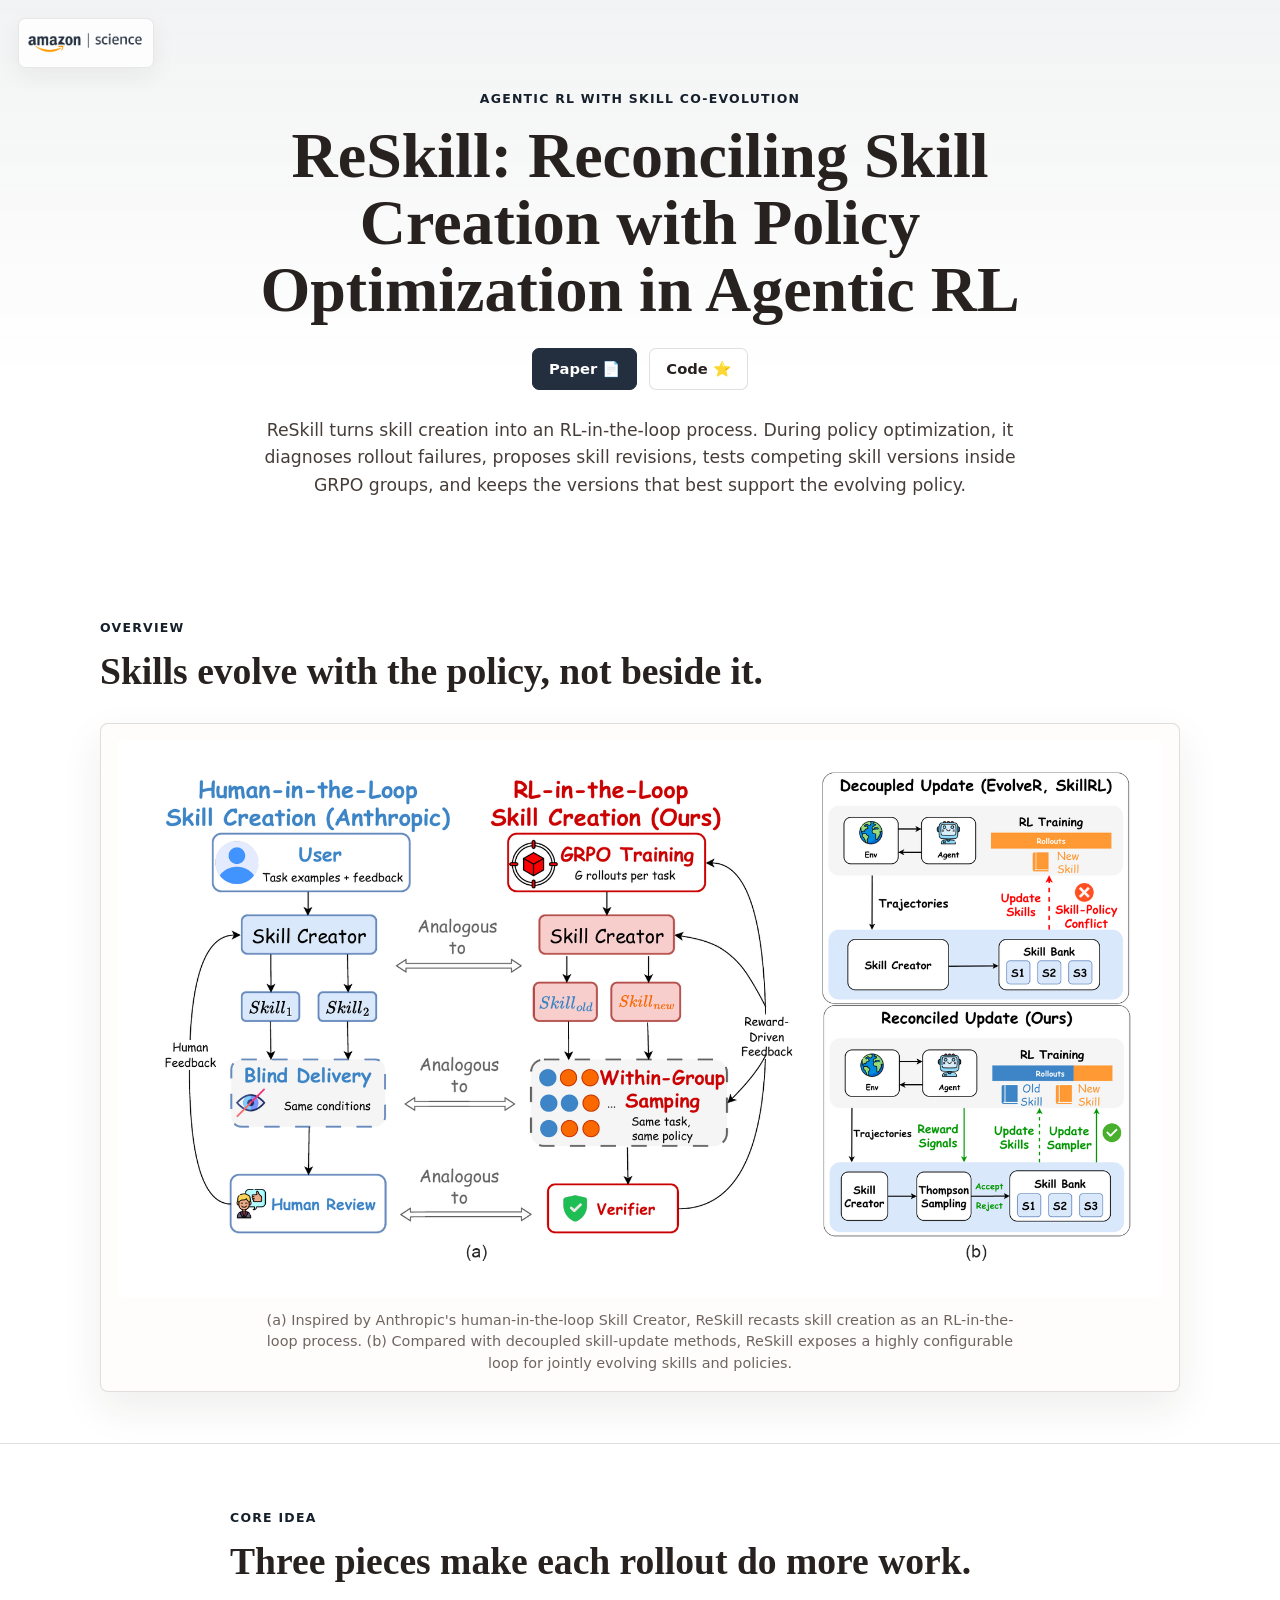
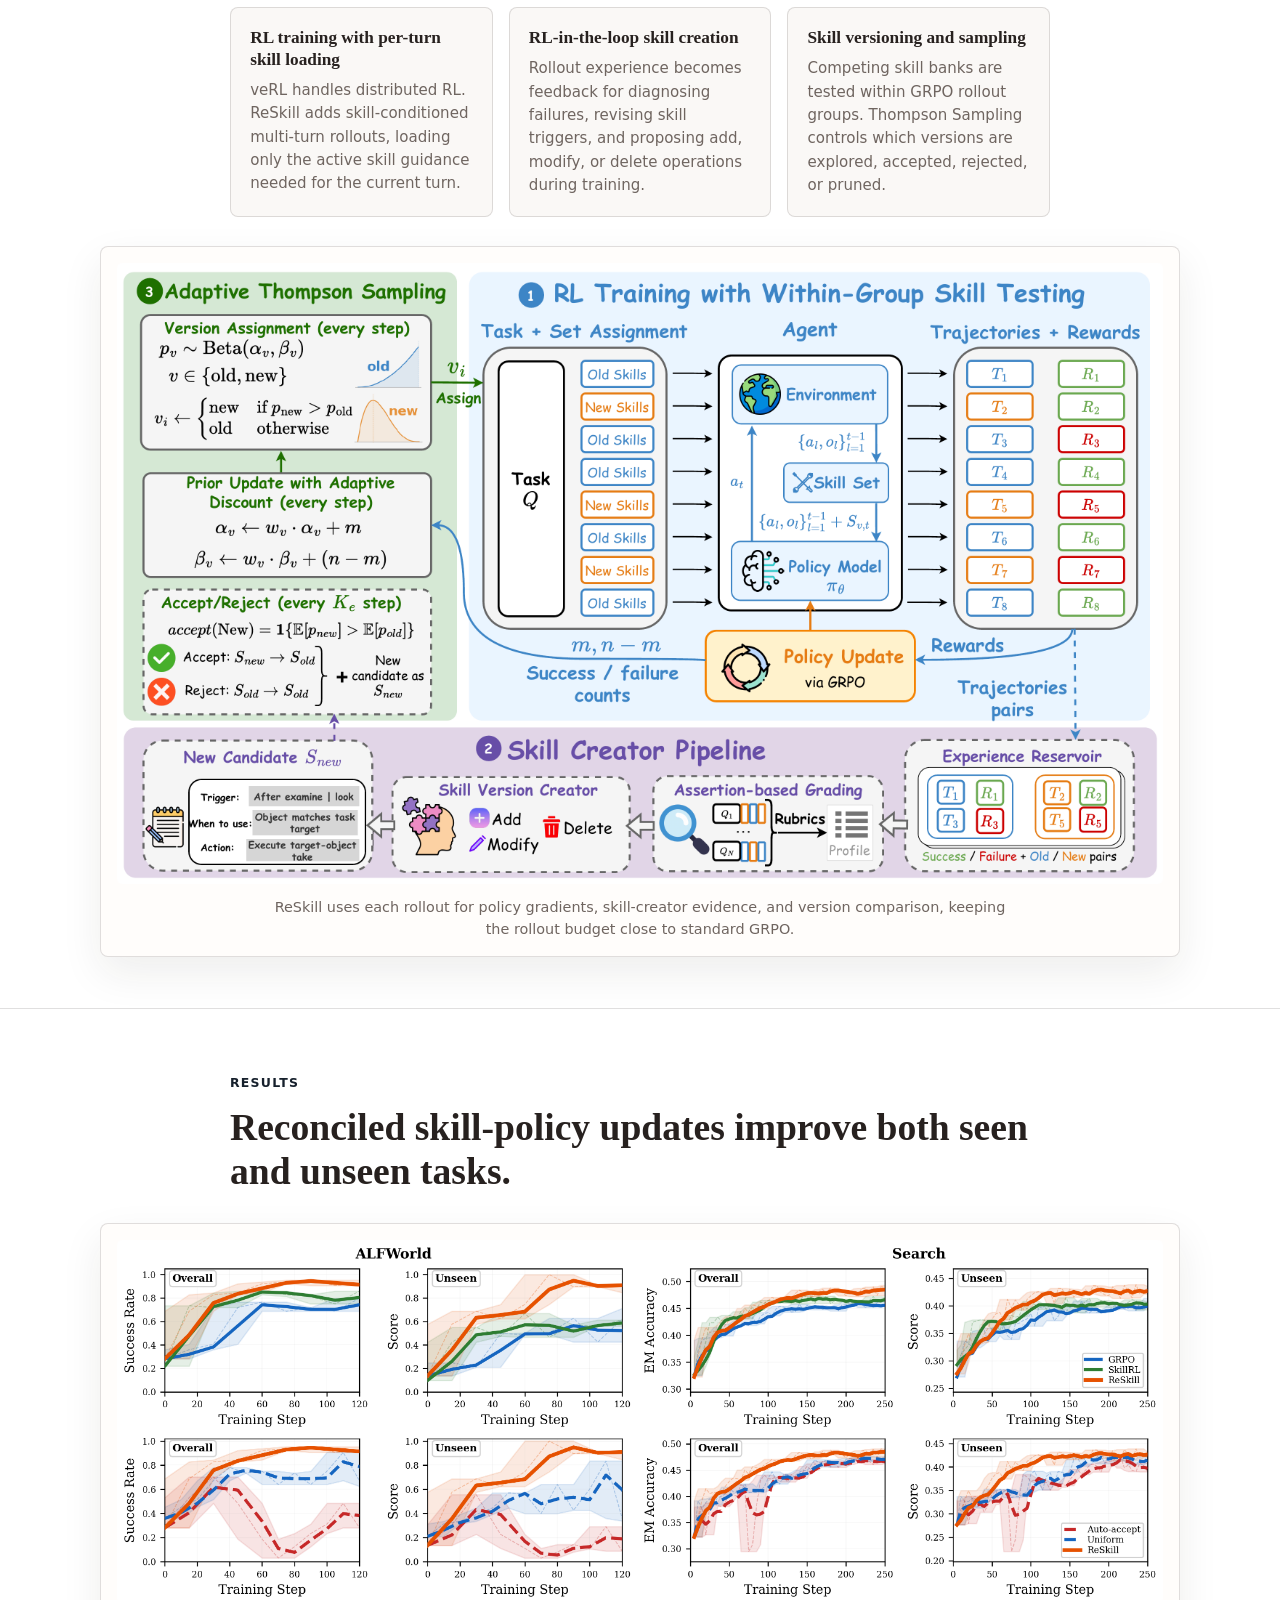
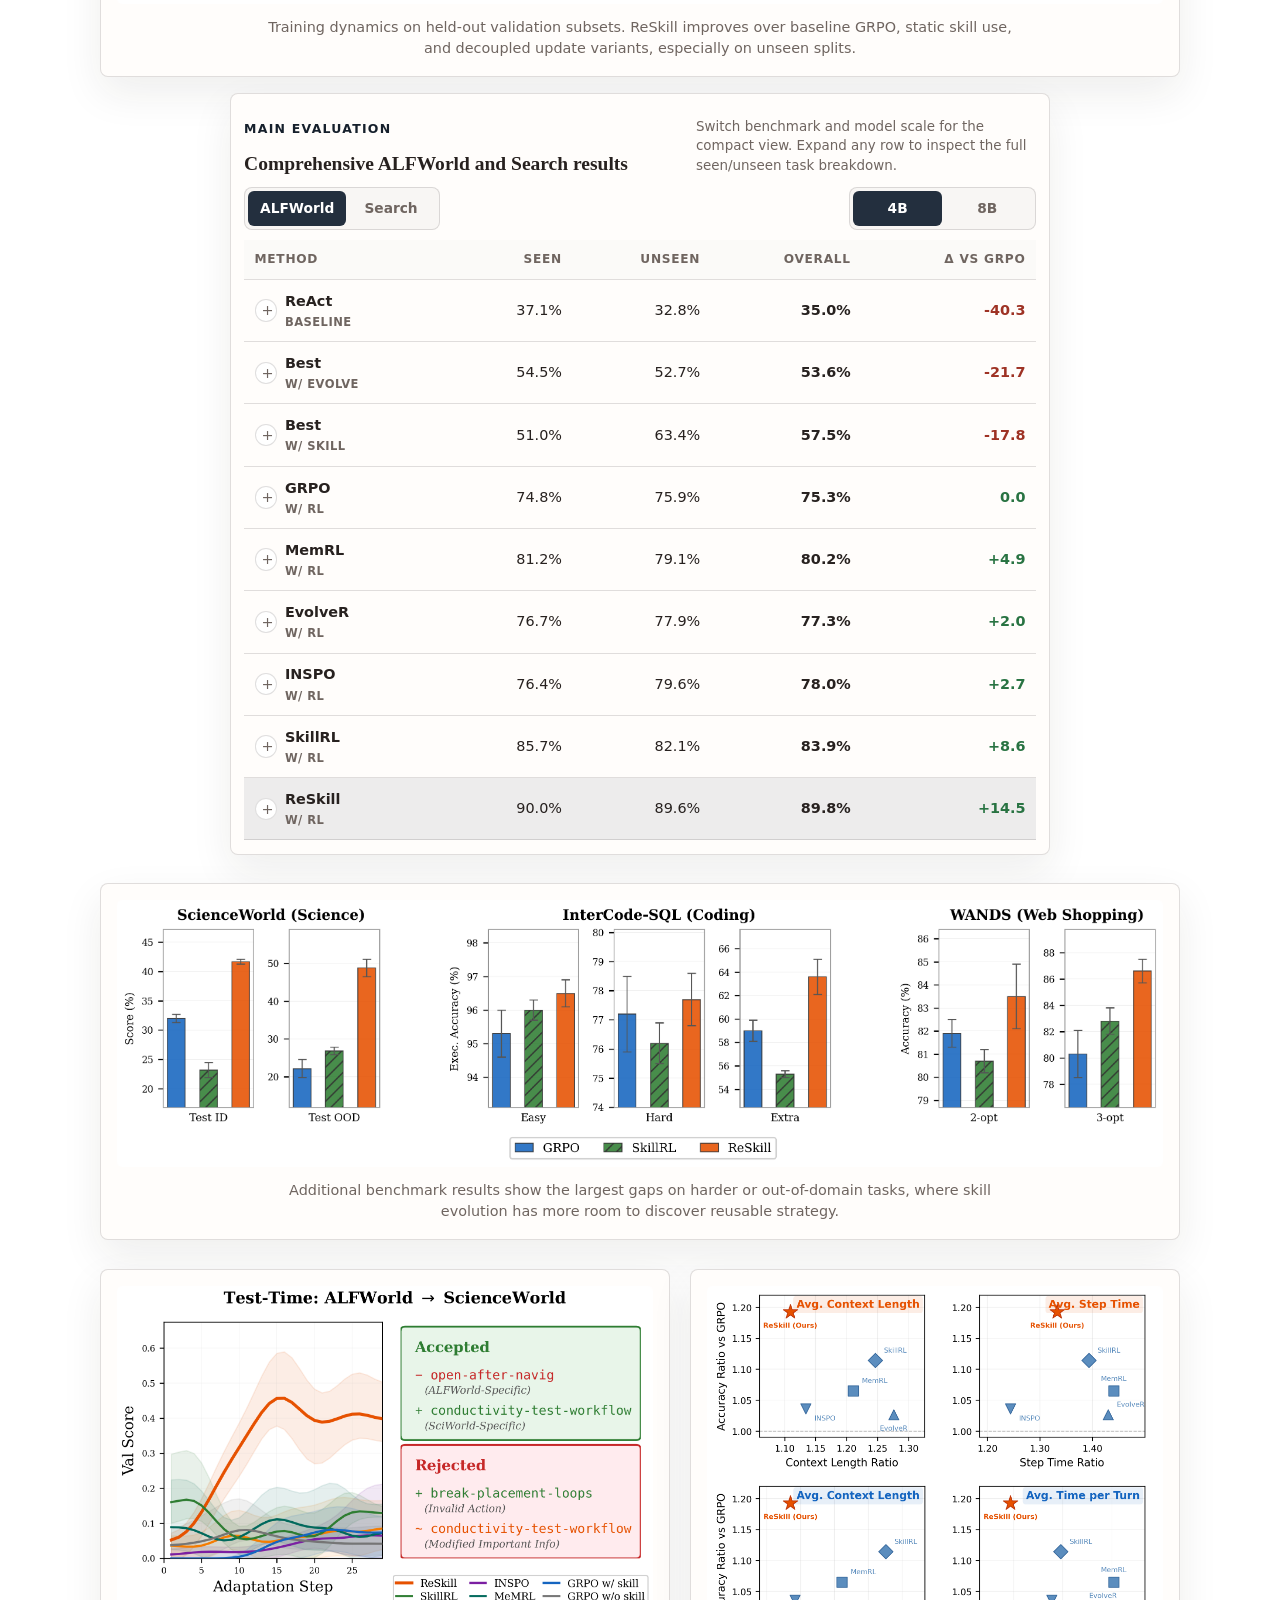
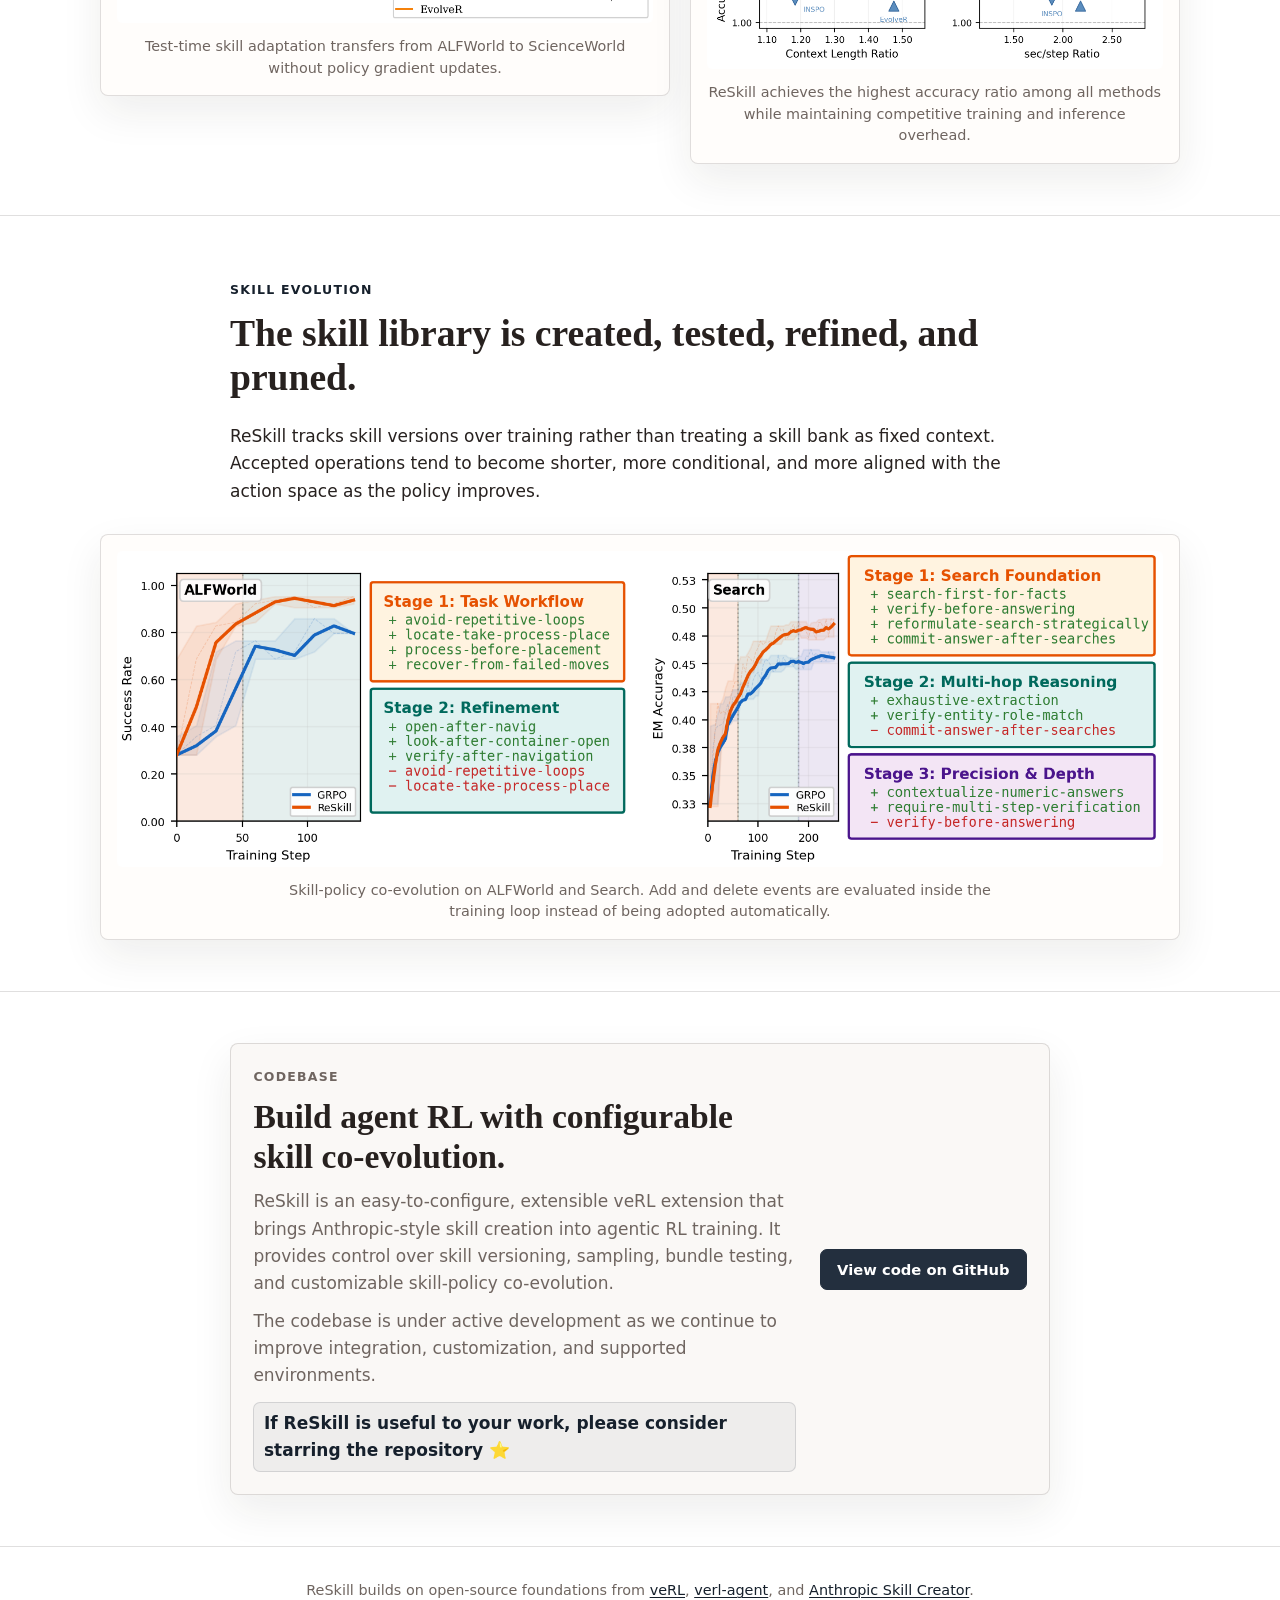
<file: docs/index.html>
<!doctype html>
<html lang="en">
  <head>
    <meta charset="utf-8">
    <meta name="viewport" content="width=device-width, initial-scale=1">
    <title>ReSkill: Reconciling Skill Creation with Policy Optimization in Agentic RL</title>
    <meta
      name="description"
      content="ReSkill is an RL-in-the-loop skill creation framework that reconciles reusable skill evolution with policy optimization for agentic RL."
    >
    <meta property="og:title" content="ReSkill">
    <meta property="og:description" content="Reconciling Skill Creation with Policy Optimization in Agentic RL.">
    <meta property="og:type" content="article">
    <meta property="og:image" content="assets/system-overview.png">
    <meta name="twitter:card" content="summary_large_image">
    <meta name="citation_title" content="ReSkill: Reconciling Skill Creation with Policy Optimization in Agentic RL">
    <meta name="citation_publication_date" content="2026">
    <link rel="icon" href="assets/favicon.svg" type="image/svg+xml">
    <link rel="stylesheet" href="style.css">
  </head>
  <body>
    <a class="brand-logo" href="https://www.amazon.science/" target="_blank" rel="noopener" aria-label="Amazon Science">
      <img src="assets/amazon-science.png" alt="Amazon Science">
    </a>

    <nav class="page-nav" aria-label="Section navigation">
      <a href="#overview">Overview</a>
      <a href="#method">Method</a>
      <a href="#results">Results</a>
      <a href="#skills">Skills</a>
      <a href="#codebase">Codebase</a>
    </nav>

    <header class="hero">
      <div class="container">
        <p class="kicker">Agentic RL with skill co-evolution</p>
        <h1>ReSkill: Reconciling Skill Creation with Policy Optimization in Agentic RL</h1>
        <div class="link-row" aria-label="Project links">
          <a class="button primary" href="https://arxiv.org/abs/2606.01619" target="_blank" rel="noopener">Paper 📄</a>
          <a class="button" href="https://github.com/amazon-science/reskill" target="_blank" rel="noopener">Code ⭐</a>
        </div>
        <p class="hero-summary">
          ReSkill turns skill creation into an RL-in-the-loop process. During
          policy optimization, it diagnoses rollout failures, proposes skill
          revisions, tests competing skill versions inside GRPO groups, and
          keeps the versions that best support the evolving policy.
        </p>
      </div>
    </header>

    <main>
      <section id="overview" class="section">
        <div class="container-wide">
          <div class="section-heading">
            <p class="eyebrow">Overview</p>
            <h2>Skills evolve with the policy, not beside it.</h2>
          </div>
          <figure class="figure-panel">
            <img src="assets/system-overview.png" alt="ReSkill system overview comparing RL-in-the-loop skill creation with decoupled skill updates.">
            <figcaption>
              (a) Inspired by Anthropic's human-in-the-loop Skill Creator, ReSkill recasts
              skill creation as an RL-in-the-loop process. (b) Compared with decoupled
              skill-update methods, ReSkill exposes a highly configurable loop for jointly
              evolving skills and policies.
            </figcaption>
          </figure>
        </div>
      </section>

      <section id="method" class="section">
        <div class="container">
          <div class="section-heading">
            <p class="eyebrow">Core idea</p>
            <h2>Three pieces make each rollout do more work.</h2>
          </div>
          <div class="card-grid">
            <article class="info-card">
              <h3>RL training with per-turn skill loading</h3>
              <p>
                veRL handles distributed RL. ReSkill adds skill-conditioned
                multi-turn rollouts, loading only the active skill guidance
                needed for the current turn.
              </p>
            </article>
            <article class="info-card">
              <h3>RL-in-the-loop skill creation</h3>
              <p>
                Rollout experience becomes feedback for diagnosing failures,
                revising skill triggers, and proposing add, modify, or delete
                operations during training.
              </p>
            </article>
            <article class="info-card">
              <h3>Skill versioning and sampling</h3>
              <p>
                Competing skill banks are tested within GRPO rollout groups.
                Thompson Sampling controls which versions are explored,
                accepted, rejected, or pruned.
              </p>
            </article>
          </div>
        </div>
        <div class="container-wide">
          <figure class="figure-panel">
            <img src="assets/pipeline.png" alt="ReSkill pipeline with RL training, skill creation, and skill evolution.">
            <figcaption>
              ReSkill uses each rollout for policy gradients, skill-creator
              evidence, and version comparison, keeping the rollout budget close
              to standard GRPO.
            </figcaption>
          </figure>
        </div>
      </section>

      <section id="results" class="section">
        <div class="container">
          <div class="section-heading">
            <p class="eyebrow">Results</p>
            <h2>Reconciled skill-policy updates improve both seen and unseen tasks.</h2>
          </div>
        </div>

        <div class="container-wide figure-stack">
          <figure class="figure-panel">
            <img src="assets/results-alfworld-search.png" alt="Training dynamics for ALFWorld and Search comparing ReSkill to baselines and ablations.">
            <figcaption>
              Training dynamics on held-out validation subsets. ReSkill improves
              over baseline GRPO, static skill use, and decoupled update
              variants, especially on unseen splits.
            </figcaption>
          </figure>
        </div>

        <div class="container">
          <div class="results-explorer" aria-labelledby="results-explorer-title">
            <div class="explorer-header">
              <div>
                <p class="eyebrow">Main evaluation</p>
                <h3 id="results-explorer-title">Comprehensive ALFWorld and Search results</h3>
              </div>
              <p>
                Switch benchmark and model scale for the compact view. Expand
                any row to inspect the full seen/unseen task breakdown.
              </p>
            </div>
            <div class="explorer-controls" aria-label="Result table controls">
              <div class="segmented-control" role="tablist" aria-label="Benchmark">
                <button type="button" class="active" data-result-tab="benchmark" data-value="alfworld">ALFWorld</button>
                <button type="button" data-result-tab="benchmark" data-value="search">Search</button>
              </div>
              <div class="segmented-control" role="tablist" aria-label="Model scale">
                <button type="button" class="active" data-result-tab="scale" data-value="4b">4B</button>
                <button type="button" data-result-tab="scale" data-value="8b">8B</button>
              </div>
            </div>
            <div id="results-table" class="results-table-wrap" aria-live="polite"></div>
          </div>
        </div>

        <div class="container-wide figure-stack">
          <figure class="figure-panel">
            <img src="assets/generalization-bars.png" alt="Generalization results on ScienceWorld, InterCode-SQL, and WANDS.">
            <figcaption>
              Additional benchmark results show the largest gaps on harder or
              out-of-domain tasks, where skill evolution has more room to
              discover reusable strategy.
            </figcaption>
          </figure>

          <div class="paired-figures">
            <figure class="figure-panel">
              <img src="assets/cross-domain-tta.png" alt="Cross-domain test-time adaptation from ALFWorld to ScienceWorld.">
              <figcaption>
                Test-time skill adaptation transfers from ALFWorld to
                ScienceWorld without policy gradient updates.
              </figcaption>
            </figure>

            <figure class="figure-panel cost-panel">
              <img src="assets/cost-analysis-2x2.png" alt="Cost analysis comparing ReSkill overhead against GRPO in a two-by-two plot layout.">
              <figcaption>
                ReSkill achieves the highest accuracy ratio among all methods
                while maintaining competitive training and inference overhead.
              </figcaption>
            </figure>
          </div>
        </div>
      </section>

      <section id="skills" class="section">
        <div class="container">
          <div class="section-heading">
            <p class="eyebrow">Skill evolution</p>
            <h2>The skill library is created, tested, refined, and pruned.</h2>
          </div>
          <p>
            ReSkill tracks skill versions over training rather than treating a
            skill bank as fixed context. Accepted operations tend to become
            shorter, more conditional, and more aligned with the action space as
            the policy improves.
          </p>
        </div>

        <div class="container-wide">
          <figure class="figure-panel">
            <img src="assets/skill-lifecycle.png" alt="Skill-policy co-evolution curves for ALFWorld and Search with add and delete operations.">
            <figcaption>
              Skill-policy co-evolution on ALFWorld and Search. Add and delete
              events are evaluated inside the training loop instead of being
              adopted automatically.
            </figcaption>
          </figure>
        </div>

      </section>

      <section id="codebase" class="section">
        <div class="container">
          <div class="codebase-card">
            <div>
              <p class="eyebrow">Codebase</p>
              <h2>Build agent RL with configurable skill co-evolution.</h2>
              <p>
                ReSkill is an easy-to-configure, extensible veRL extension that
                brings Anthropic-style skill creation into agentic RL training.
                It provides control over skill versioning, sampling, bundle
                testing, and customizable skill-policy co-evolution.
              </p>
              <p>
                The codebase is under active development as we continue to
                improve integration, customization, and supported environments.
              </p>
              <p class="star-note">If ReSkill is useful to your work, please consider starring the repository ⭐</p>
            </div>
            <a class="button primary" href="https://github.com/amazon-science/reskill" target="_blank" rel="noopener">View code on GitHub</a>
          </div>
        </div>
      </section>

    </main>

    <footer>
      <div class="container">
        <p>
          ReSkill builds on open-source foundations from
          <a href="https://github.com/volcengine/verl" target="_blank" rel="noopener">veRL</a>,
          <a href="https://github.com/langfengq/verl-agent" target="_blank" rel="noopener">verl-agent</a>,
          and
          <a href="https://github.com/anthropics/skills/blob/main/skills/skill-creator/SKILL.md" target="_blank" rel="noopener">Anthropic Skill Creator</a>.
        </p>
      </div>
    </footer>

    <script src="site.js"></script>
  </body>
</html>
</file>
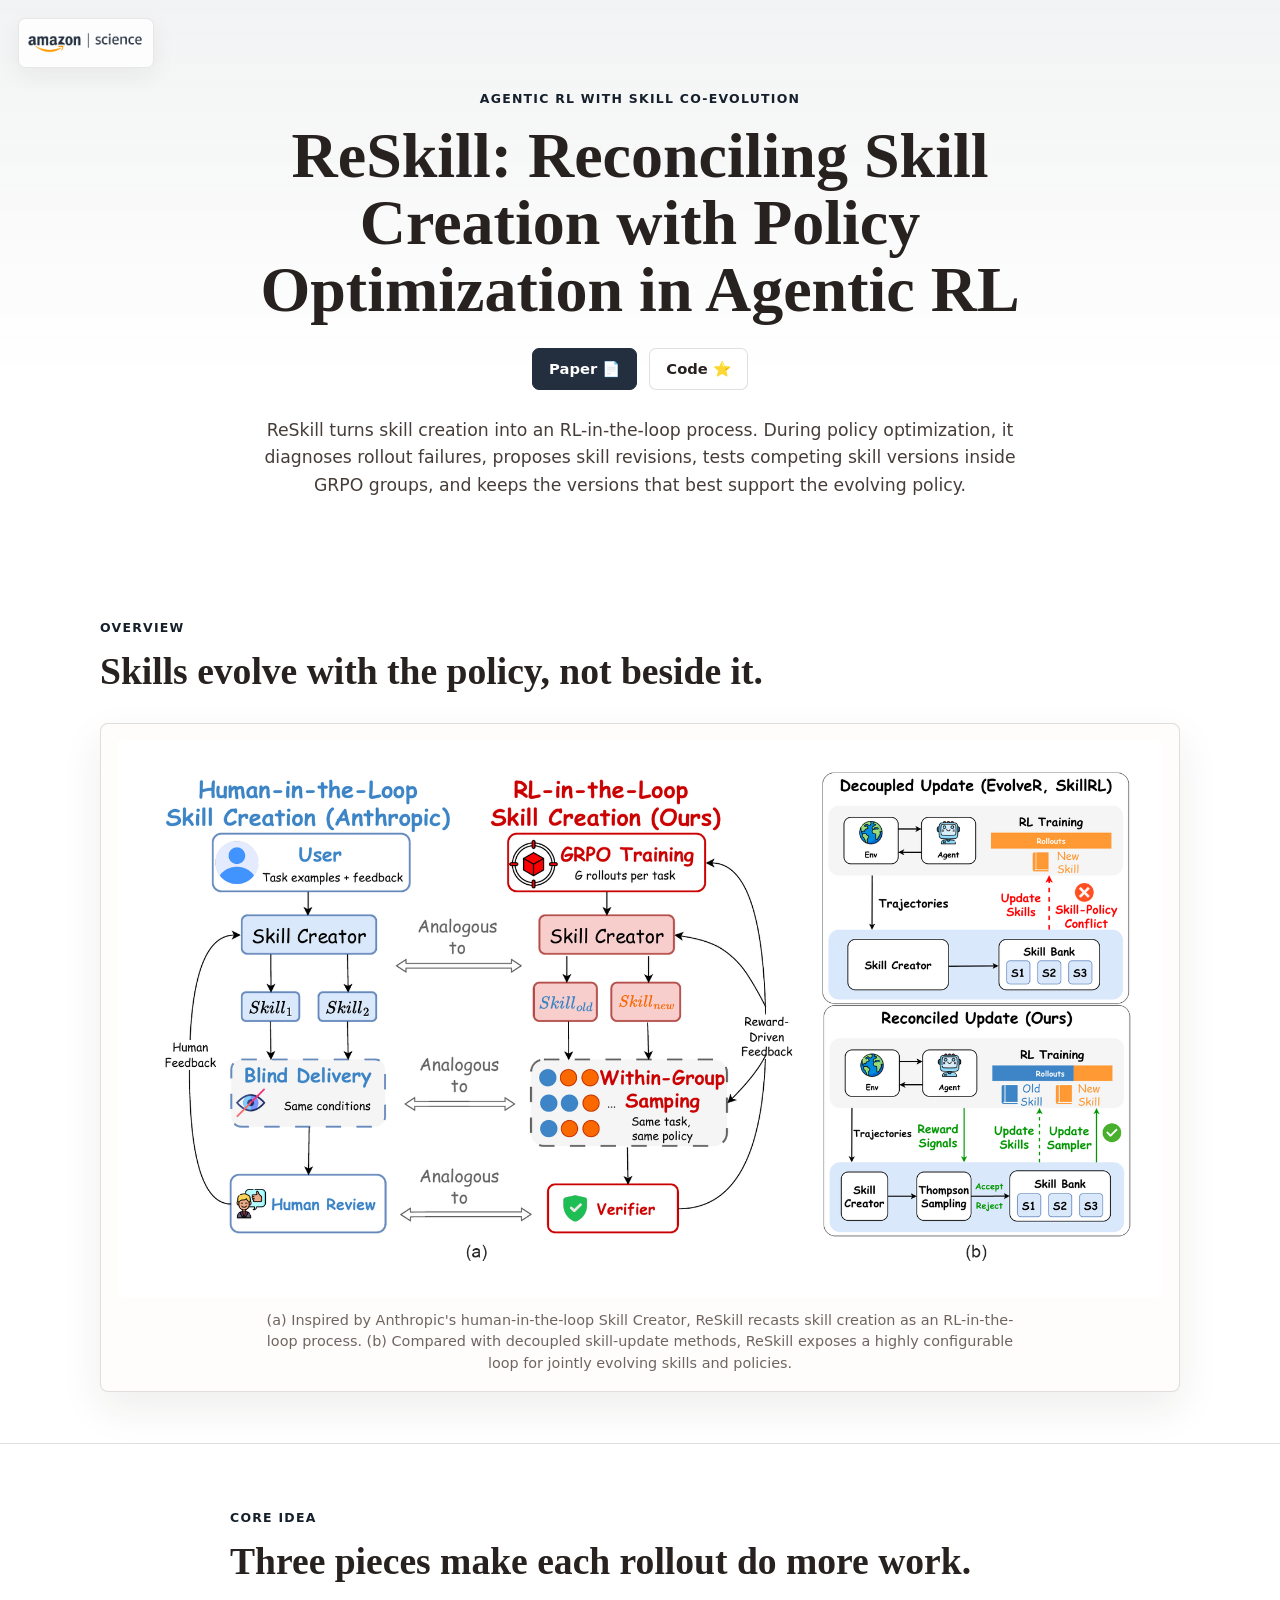
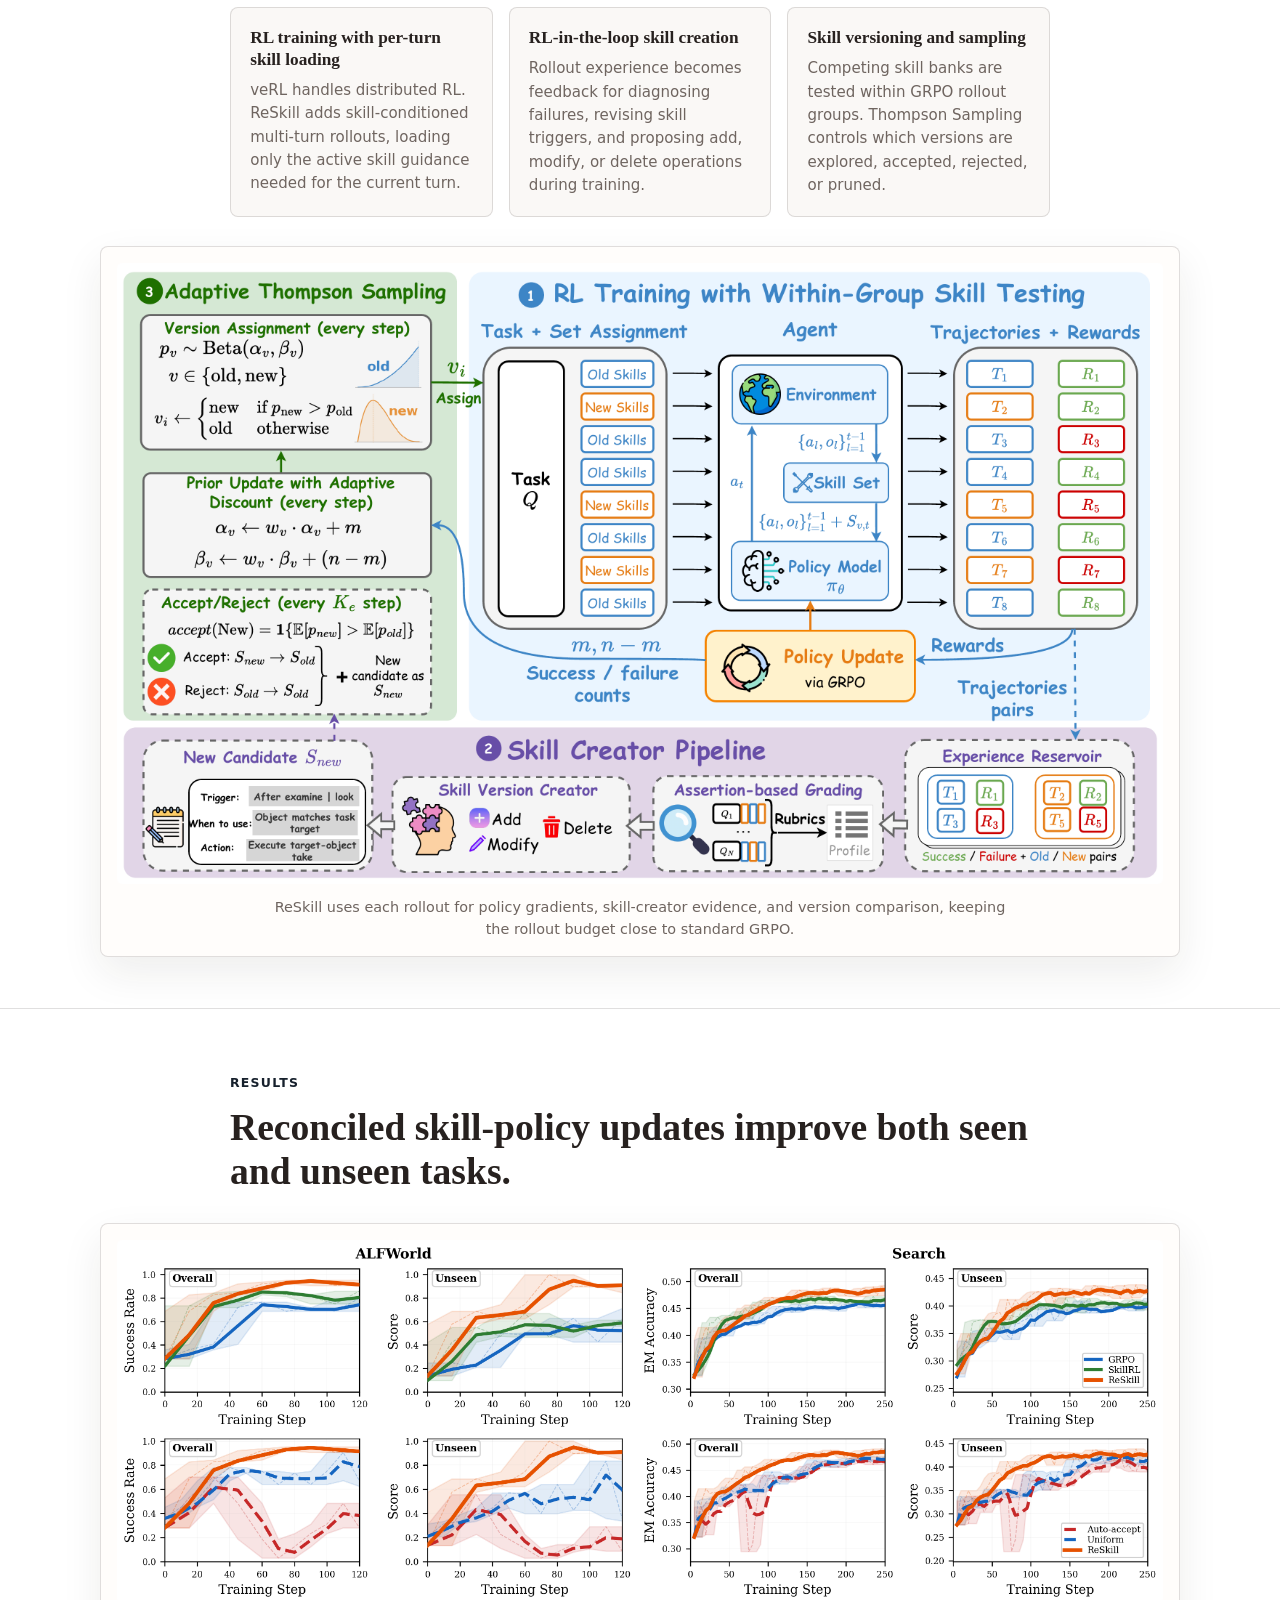
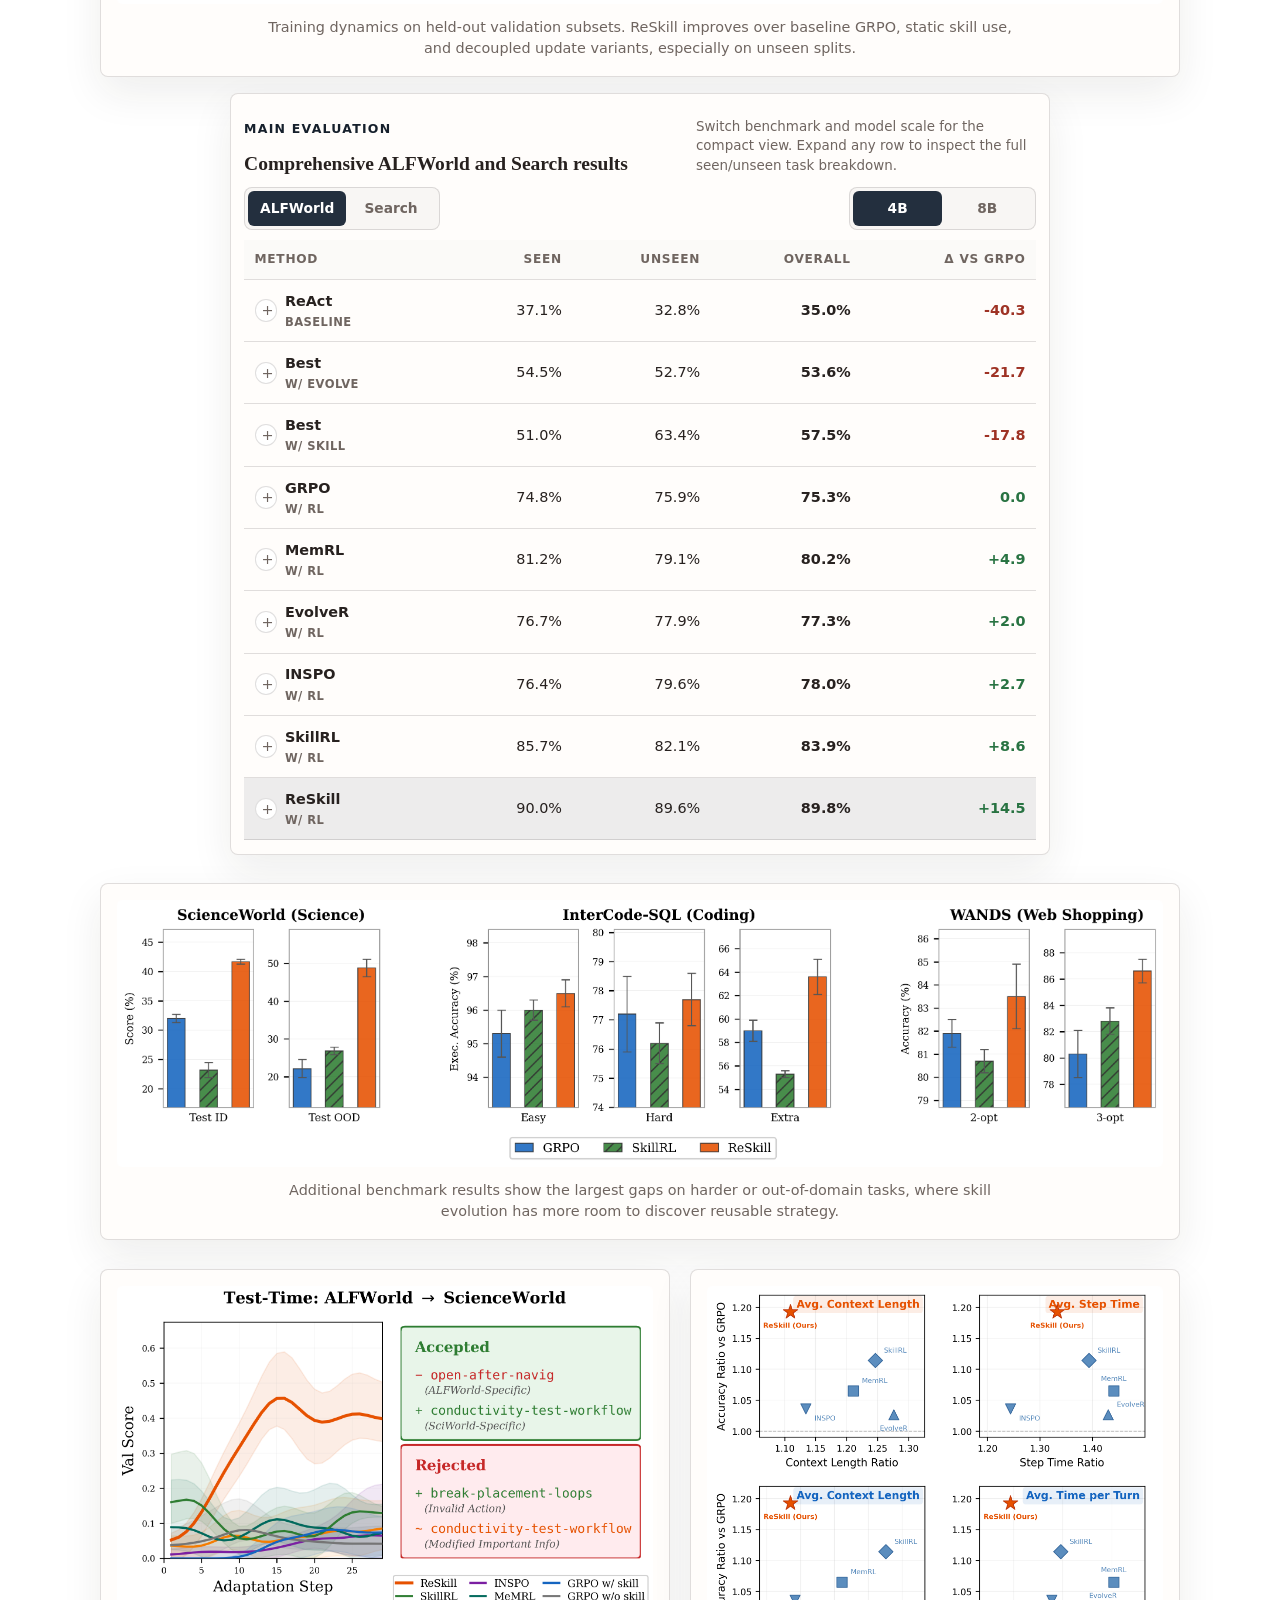
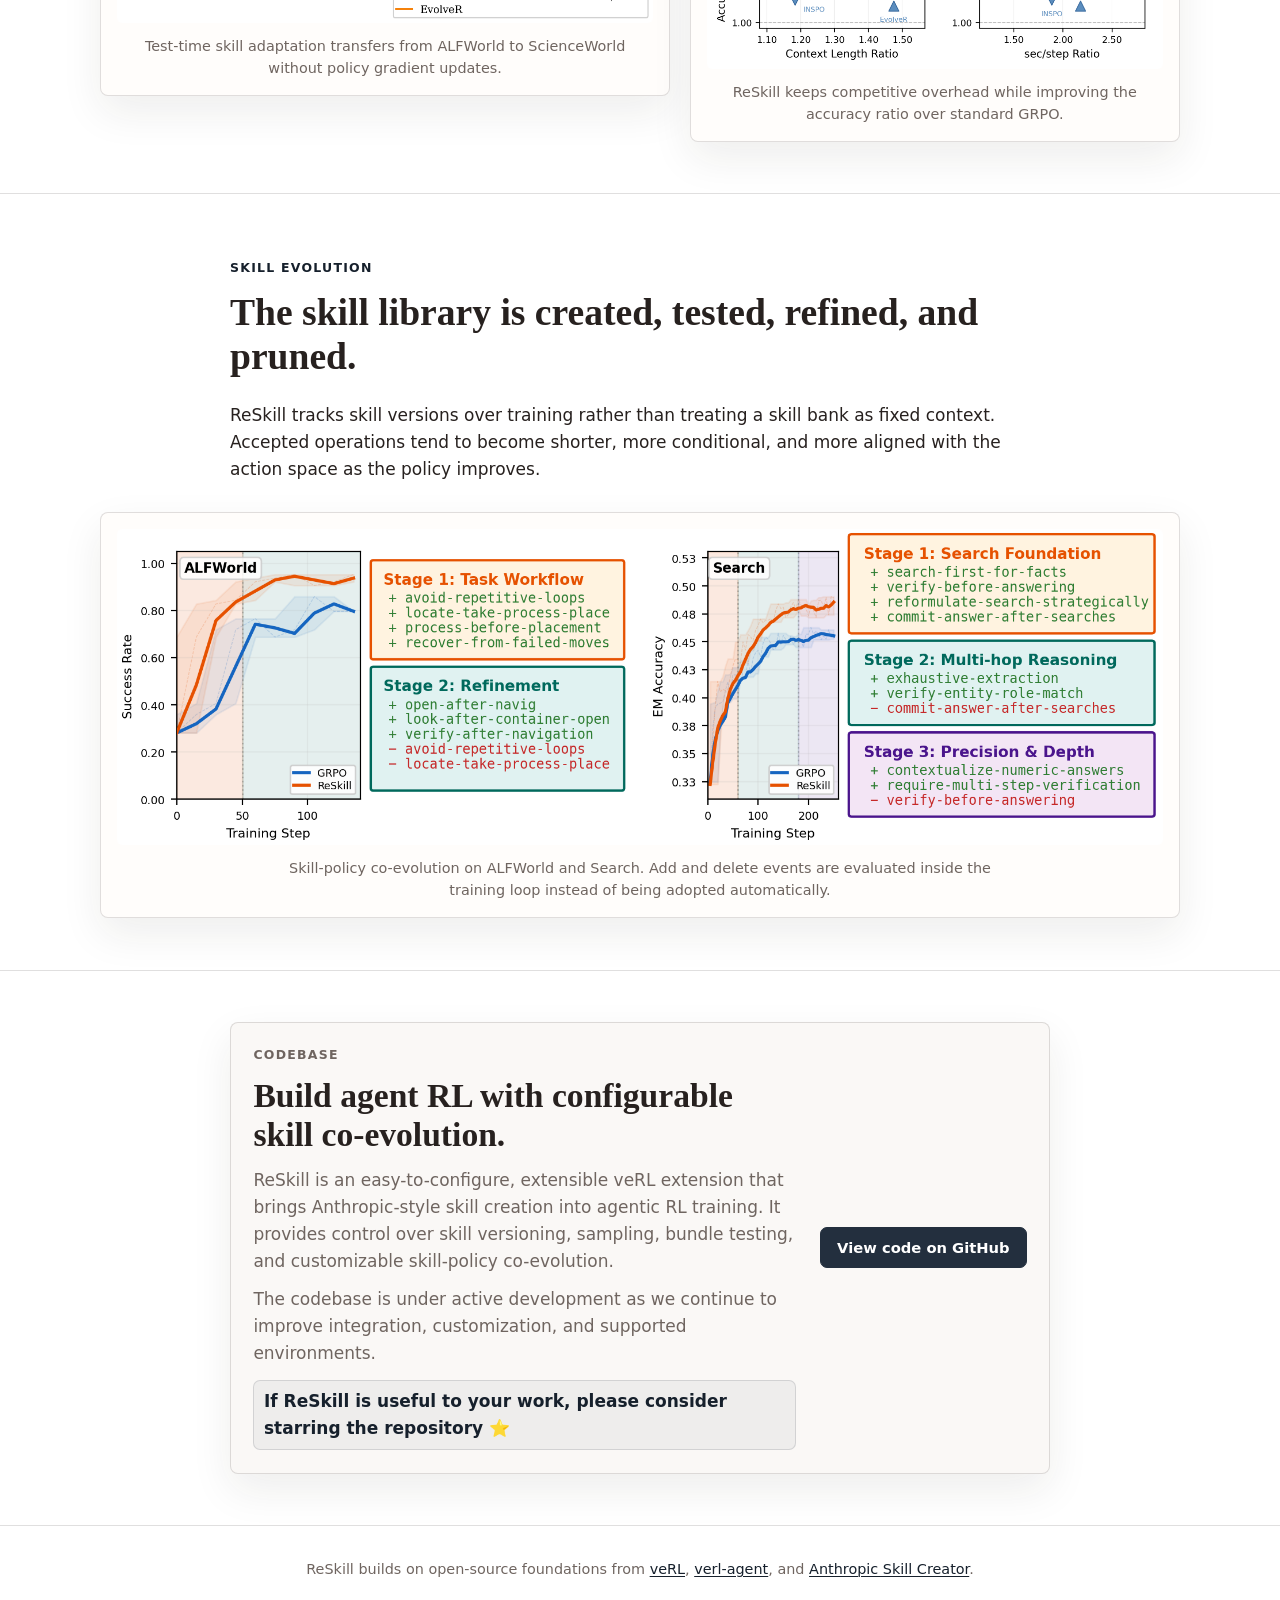
<file: website/index.html>
<!doctype html>
<html lang="en">
  <head>
    <meta charset="utf-8">
    <meta name="viewport" content="width=device-width, initial-scale=1">
    <title>ReSkill: Reconciling Skill Creation with Policy Optimization in Agentic RL</title>
    <meta
      name="description"
      content="ReSkill is an RL-in-the-loop skill creation framework that reconciles reusable skill evolution with policy optimization for agentic RL."
    >
    <meta property="og:title" content="ReSkill">
    <meta property="og:description" content="Reconciling Skill Creation with Policy Optimization in Agentic RL.">
    <meta property="og:type" content="article">
    <meta property="og:image" content="assets/system-overview.png">
    <meta name="twitter:card" content="summary_large_image">
    <meta name="citation_title" content="ReSkill: Reconciling Skill Creation with Policy Optimization in Agentic RL">
    <meta name="citation_publication_date" content="2026">
    <link rel="icon" href="assets/favicon.svg" type="image/svg+xml">
    <link rel="stylesheet" href="style.css">
  </head>
  <body>
    <a class="brand-logo" href="https://www.amazon.science/" target="_blank" rel="noopener" aria-label="Amazon Science">
      <img src="assets/amazon-science.png" alt="Amazon Science">
    </a>

    <nav class="page-nav" aria-label="Section navigation">
      <a href="#overview">Overview</a>
      <a href="#method">Method</a>
      <a href="#results">Results</a>
      <a href="#skills">Skills</a>
      <a href="#codebase">Codebase</a>
    </nav>

    <header class="hero">
      <div class="container">
        <p class="kicker">Agentic RL with skill co-evolution</p>
        <h1>ReSkill: Reconciling Skill Creation with Policy Optimization in Agentic RL</h1>
        <div class="link-row" aria-label="Project links">
          <a class="button primary" href="https://arxiv.org/abs/2606.01619" target="_blank" rel="noopener">Paper 📄</a>
          <a class="button" href="https://github.com/amazon-science/reskill" target="_blank" rel="noopener">Code ⭐</a>
        </div>
        <p class="hero-summary">
          ReSkill turns skill creation into an RL-in-the-loop process. During
          policy optimization, it diagnoses rollout failures, proposes skill
          revisions, tests competing skill versions inside GRPO groups, and
          keeps the versions that best support the evolving policy.
        </p>
      </div>
    </header>

    <main>
      <section id="overview" class="section">
        <div class="container-wide">
          <div class="section-heading">
            <p class="eyebrow">Overview</p>
            <h2>Skills evolve with the policy, not beside it.</h2>
          </div>
          <figure class="figure-panel">
            <img src="assets/system-overview.png" alt="ReSkill system overview comparing RL-in-the-loop skill creation with decoupled skill updates.">
            <figcaption>
              (a) Inspired by Anthropic's human-in-the-loop Skill Creator, ReSkill recasts
              skill creation as an RL-in-the-loop process. (b) Compared with decoupled
              skill-update methods, ReSkill exposes a highly configurable loop for jointly
              evolving skills and policies.
            </figcaption>
          </figure>
        </div>
      </section>

      <section id="method" class="section">
        <div class="container">
          <div class="section-heading">
            <p class="eyebrow">Core idea</p>
            <h2>Three pieces make each rollout do more work.</h2>
          </div>
          <div class="card-grid">
            <article class="info-card">
              <h3>RL training with per-turn skill loading</h3>
              <p>
                veRL handles distributed RL. ReSkill adds skill-conditioned
                multi-turn rollouts, loading only the active skill guidance
                needed for the current turn.
              </p>
            </article>
            <article class="info-card">
              <h3>RL-in-the-loop skill creation</h3>
              <p>
                Rollout experience becomes feedback for diagnosing failures,
                revising skill triggers, and proposing add, modify, or delete
                operations during training.
              </p>
            </article>
            <article class="info-card">
              <h3>Skill versioning and sampling</h3>
              <p>
                Competing skill banks are tested within GRPO rollout groups.
                Thompson Sampling controls which versions are explored,
                accepted, rejected, or pruned.
              </p>
            </article>
          </div>
        </div>
        <div class="container-wide">
          <figure class="figure-panel">
            <img src="assets/pipeline.png" alt="ReSkill pipeline with RL training, skill creation, and skill evolution.">
            <figcaption>
              ReSkill uses each rollout for policy gradients, skill-creator
              evidence, and version comparison, keeping the rollout budget close
              to standard GRPO.
            </figcaption>
          </figure>
        </div>
      </section>

      <section id="results" class="section">
        <div class="container">
          <div class="section-heading">
            <p class="eyebrow">Results</p>
            <h2>Reconciled skill-policy updates improve both seen and unseen tasks.</h2>
          </div>
        </div>

        <div class="container-wide figure-stack">
          <figure class="figure-panel">
            <img src="assets/results-alfworld-search.png" alt="Training dynamics for ALFWorld and Search comparing ReSkill to baselines and ablations.">
            <figcaption>
              Training dynamics on held-out validation subsets. ReSkill improves
              over baseline GRPO, static skill use, and decoupled update
              variants, especially on unseen splits.
            </figcaption>
          </figure>
        </div>

        <div class="container">
          <div class="results-explorer" aria-labelledby="results-explorer-title">
            <div class="explorer-header">
              <div>
                <p class="eyebrow">Main evaluation</p>
                <h3 id="results-explorer-title">Comprehensive ALFWorld and Search results</h3>
              </div>
              <p>
                Switch benchmark and model scale for the compact view. Expand
                any row to inspect the full seen/unseen task breakdown.
              </p>
            </div>
            <div class="explorer-controls" aria-label="Result table controls">
              <div class="segmented-control" role="tablist" aria-label="Benchmark">
                <button type="button" class="active" data-result-tab="benchmark" data-value="alfworld">ALFWorld</button>
                <button type="button" data-result-tab="benchmark" data-value="search">Search</button>
              </div>
              <div class="segmented-control" role="tablist" aria-label="Model scale">
                <button type="button" class="active" data-result-tab="scale" data-value="4b">4B</button>
                <button type="button" data-result-tab="scale" data-value="8b">8B</button>
              </div>
            </div>
            <div id="results-table" class="results-table-wrap" aria-live="polite"></div>
          </div>
        </div>

        <div class="container-wide figure-stack">
          <figure class="figure-panel">
            <img src="assets/generalization-bars.png" alt="Generalization results on ScienceWorld, InterCode-SQL, and WANDS.">
            <figcaption>
              Additional benchmark results show the largest gaps on harder or
              out-of-domain tasks, where skill evolution has more room to
              discover reusable strategy.
            </figcaption>
          </figure>

          <div class="paired-figures">
            <figure class="figure-panel">
              <img src="assets/cross-domain-tta.png" alt="Cross-domain test-time adaptation from ALFWorld to ScienceWorld.">
              <figcaption>
                Test-time skill adaptation transfers from ALFWorld to
                ScienceWorld without policy gradient updates.
              </figcaption>
            </figure>

            <figure class="figure-panel cost-panel">
              <img src="assets/cost-analysis-2x2.png" alt="Cost analysis comparing ReSkill overhead against GRPO in a two-by-two plot layout.">
              <figcaption>
                ReSkill keeps competitive overhead while improving the accuracy
                ratio over standard GRPO.
              </figcaption>
            </figure>
          </div>
        </div>
      </section>

      <section id="skills" class="section">
        <div class="container">
          <div class="section-heading">
            <p class="eyebrow">Skill evolution</p>
            <h2>The skill library is created, tested, refined, and pruned.</h2>
          </div>
          <p>
            ReSkill tracks skill versions over training rather than treating a
            skill bank as fixed context. Accepted operations tend to become
            shorter, more conditional, and more aligned with the action space as
            the policy improves.
          </p>
        </div>

        <div class="container-wide">
          <figure class="figure-panel">
            <img src="assets/skill-lifecycle.png" alt="Skill-policy co-evolution curves for ALFWorld and Search with add and delete operations.">
            <figcaption>
              Skill-policy co-evolution on ALFWorld and Search. Add and delete
              events are evaluated inside the training loop instead of being
              adopted automatically.
            </figcaption>
          </figure>
        </div>

      </section>

      <section id="codebase" class="section">
        <div class="container">
          <div class="codebase-card">
            <div>
              <p class="eyebrow">Codebase</p>
              <h2>Build agent RL with configurable skill co-evolution.</h2>
              <p>
                ReSkill is an easy-to-configure, extensible veRL extension that
                brings Anthropic-style skill creation into agentic RL training.
                It provides control over skill versioning, sampling, bundle
                testing, and customizable skill-policy co-evolution.
              </p>
              <p>
                The codebase is under active development as we continue to
                improve integration, customization, and supported environments.
              </p>
              <p class="star-note">If ReSkill is useful to your work, please consider starring the repository ⭐</p>
            </div>
            <a class="button primary" href="https://github.com/amazon-science/reskill" target="_blank" rel="noopener">View code on GitHub</a>
          </div>
        </div>
      </section>

    </main>

    <footer>
      <div class="container">
        <p>
          ReSkill builds on open-source foundations from
          <a href="https://github.com/volcengine/verl" target="_blank" rel="noopener">veRL</a>,
          <a href="https://github.com/langfengq/verl-agent" target="_blank" rel="noopener">verl-agent</a>,
          and
          <a href="https://github.com/anthropics/skills/blob/main/skills/skill-creator/SKILL.md" target="_blank" rel="noopener">Anthropic Skill Creator</a>.
        </p>
      </div>
    </footer>

    <script src="site.js"></script>
  </body>
</html>
</file>
<file: docs/style.css>
:root {
  --bg: #ffffff;
  --bg-soft: #faf8f6;
  --bg-panel: #fffdfb;
  --text: #27211f;
  --muted: #6f6560;
  --line: rgba(39, 33, 31, 0.14);
  --accent: #232f3e;
  --accent-dark: #16202c;
  --accent-soft: rgba(35, 47, 62, 0.08);
  --shadow: 0 16px 42px rgba(39, 33, 31, 0.08);
  --font-serif: Georgia, "Times New Roman", serif;
  --font-sans: Inter, ui-sans-serif, system-ui, -apple-system, BlinkMacSystemFont, "Segoe UI", sans-serif;
  --font-mono: ui-monospace, SFMono-Regular, Menlo, Monaco, Consolas, "Liberation Mono", monospace;
}

* {
  box-sizing: border-box;
}

html {
  scroll-behavior: smooth;
}

body {
  margin: 0;
  color: var(--text);
  background: var(--bg);
  font-family: var(--font-sans);
  font-size: 17px;
  line-height: 1.6;
  overflow-x: hidden;
  -webkit-font-smoothing: antialiased;
}

a {
  color: var(--accent-dark);
  text-decoration-thickness: 0.08em;
  text-underline-offset: 0.16em;
}

img {
  display: block;
  max-width: 100%;
}

.container {
  width: min(calc(100% - 2rem), 820px);
  margin: 0 auto;
}

.container-wide {
  width: min(calc(100% - 2rem), 1080px);
  margin: 0 auto;
}

.brand-logo {
  position: fixed;
  top: 1.1rem;
  left: 1.1rem;
  z-index: 30;
  display: block;
  width: 136px;
  padding: 0.35rem 0.45rem;
  border: 1px solid rgba(39, 33, 31, 0.1);
  border-radius: 7px;
  background: rgba(255, 255, 255, 0.82);
  box-shadow: 0 8px 24px rgba(39, 33, 31, 0.06);
  backdrop-filter: blur(8px);
}

.brand-logo img {
  width: 100%;
  height: auto;
}

.page-nav {
  position: fixed;
  top: 50%;
  left: 1rem;
  transform: translateY(-50%);
  z-index: 20;
  display: grid;
  gap: 0.15rem;
  font-size: 0.78rem;
  opacity: 0;
  pointer-events: none;
  transition: opacity 180ms ease;
}

.page-nav.visible {
  opacity: 1;
  pointer-events: auto;
}

.page-nav a {
  color: #a59a96;
  text-decoration: none;
  border-left: 2px solid transparent;
  padding: 0.2rem 0.55rem;
}

.page-nav a.active,
.page-nav a:hover {
  color: var(--text);
  border-left-color: var(--accent);
}

.hero {
  padding: 4.8rem 0 3.4rem;
  text-align: center;
  background:
    linear-gradient(180deg, rgba(35, 47, 62, 0.06), rgba(255, 255, 255, 0) 68%),
    var(--bg);
}

.kicker,
.eyebrow {
  color: var(--accent-dark);
  font-size: 0.78rem;
  font-weight: 700;
  letter-spacing: 0.1em;
  text-transform: uppercase;
}

.hero h1 {
  max-width: 980px;
  margin: 0.5rem auto 1rem;
  font-family: var(--font-serif);
  font-size: clamp(2.25rem, 5vw, 4.2rem);
  font-weight: 700;
  line-height: 1.05;
  letter-spacing: 0;
}

.link-row {
  display: flex;
  flex-wrap: wrap;
  justify-content: center;
  gap: 0.75rem;
  margin: 1.55rem 0 1.7rem;
}

.button {
  display: inline-flex;
  align-items: center;
  justify-content: center;
  min-height: 2.35rem;
  padding: 0.5rem 1rem;
  border: 1px solid var(--line);
  border-radius: 7px;
  color: var(--text);
  background: rgba(255, 255, 255, 0.78);
  text-decoration: none;
  font-size: 0.92rem;
  font-weight: 650;
  transition: border-color 160ms ease, color 160ms ease, transform 160ms ease;
}

.button:hover {
  color: var(--accent-dark);
  border-color: rgba(35, 47, 62, 0.5);
  transform: translateY(-1px);
}

.button.primary {
  color: #fff;
  border-color: var(--accent);
  background: var(--accent);
}

.button.primary:hover {
  color: #fff;
  border-color: var(--accent-dark);
  background: var(--accent-dark);
}

.hero-summary {
  max-width: 780px;
  margin: 0 auto;
  color: #463d39;
  font-size: 1.08rem;
}

.section {
  padding: 3.2rem 0;
}

.section + .section {
  border-top: 1px solid var(--line);
}

.section-heading {
  margin-bottom: 1.4rem;
}

.section-heading h2 {
  margin: 0.25rem 0 0;
  font-family: var(--font-serif);
  font-size: clamp(1.65rem, 3vw, 2.35rem);
  line-height: 1.18;
  letter-spacing: 0;
}

.figure-panel {
  margin: 1.8rem 0 0;
  padding: 1rem;
  border: 1px solid var(--line);
  border-radius: 8px;
  background: var(--bg-panel);
  box-shadow: var(--shadow);
}

.figure-panel img {
  width: 100%;
  height: auto;
  border-radius: 5px;
}

.figure-panel figcaption {
  max-width: 82ch;
  margin: 0.8rem auto 0;
  color: var(--muted);
  text-align: center;
  font-size: 0.9rem;
  line-height: 1.5;
}

.card-grid {
  display: grid;
  grid-template-columns: repeat(3, 1fr);
  gap: 1rem;
  margin-top: 1.4rem;
}

.info-card {
  border: 1px solid var(--line);
  border-radius: 8px;
  background: var(--bg-soft);
}

.info-card {
  padding: 1.2rem;
}

.info-card h3 {
  margin: 0 0 0.55rem;
  font-family: var(--font-serif);
  font-size: 1.08rem;
  line-height: 1.25;
}

.info-card p {
  margin: 0;
  color: var(--muted);
  font-size: 0.94rem;
  line-height: 1.55;
}

.results-explorer {
  margin-top: 1rem;
  padding: 0.82rem;
  border: 1px solid var(--line);
  border-radius: 8px;
  background: var(--bg-panel);
  box-shadow: var(--shadow);
}

.explorer-header {
  display: grid;
  grid-template-columns: minmax(0, 1fr) minmax(260px, 0.78fr);
  gap: 1rem;
  align-items: end;
  margin-bottom: 0.72rem;
}

.explorer-header h3 {
  margin: 0.2rem 0 0;
  font-family: var(--font-serif);
  font-size: 1.22rem;
  line-height: 1.2;
}

.explorer-header p:last-child {
  margin: 0;
  color: var(--muted);
  font-size: 0.84rem;
  line-height: 1.45;
}

.explorer-controls {
  display: flex;
  justify-content: space-between;
  gap: 0.75rem;
  flex-wrap: wrap;
  margin-bottom: 0.6rem;
}

.segmented-control {
  display: inline-flex;
  padding: 0.18rem;
  border: 1px solid var(--line);
  border-radius: 8px;
  background: #f8f6f4;
}

.segmented-control button {
  min-width: 5.6rem;
  border: 0;
  border-radius: 6px;
  background: transparent;
  color: var(--muted);
  cursor: pointer;
  font: inherit;
  font-size: 0.86rem;
  font-weight: 700;
  padding: 0.42rem 0.75rem;
}

.segmented-control button.active {
  color: #fff;
  background: var(--accent);
}

.results-table-wrap {
  overflow-x: auto;
}

.results-table {
  width: 100%;
  border-collapse: collapse;
  font-size: 0.9rem;
  font-variant-numeric: tabular-nums;
}

.results-table th,
.results-table td {
  padding: 0.62rem 0.65rem;
  border-bottom: 1px solid var(--line);
  text-align: right;
  white-space: nowrap;
}

.results-table th:first-child,
.results-table td:first-child {
  text-align: left;
}

.results-table th {
  color: var(--muted);
  font-size: 0.76rem;
  letter-spacing: 0.06em;
  text-transform: uppercase;
  background: #fbfaf8;
}

.results-table tr.highlight > td {
  background: var(--accent-soft);
}

.method-cell {
  display: flex;
  align-items: center;
  gap: 0.5rem;
}

.expand-row {
  width: 1.4rem;
  height: 1.4rem;
  border: 1px solid var(--line);
  border-radius: 999px;
  background: #fff;
  color: var(--muted);
  cursor: pointer;
  font: inherit;
  line-height: 1;
}

.expand-row[aria-expanded="true"] {
  color: #fff;
  border-color: var(--accent);
  background: var(--accent);
}

.method-name {
  font-weight: 700;
}

.method-type {
  display: block;
  color: var(--muted);
  font-size: 0.72rem;
  font-weight: 600;
  letter-spacing: 0.04em;
  text-transform: uppercase;
}

.gain-positive {
  color: #287342;
  font-weight: 750;
}

.gain-negative {
  color: #9e3224;
  font-weight: 750;
}

.details-row td {
  padding: 0;
  background: #fbfaf8;
}

.details-panel {
  display: grid;
  grid-template-columns: 1fr 1fr;
  gap: 1rem;
  padding: 0.9rem 1rem 1rem 3.2rem;
}

.detail-block h4 {
  margin: 0 0 0.45rem;
  color: var(--accent-dark);
  font-size: 0.76rem;
  letter-spacing: 0.06em;
  text-transform: uppercase;
}

.detail-grid {
  display: grid;
  grid-template-columns: repeat(auto-fit, minmax(92px, 1fr));
  gap: 0.45rem;
}

.detail-metric {
  padding: 0.48rem 0.55rem;
  border: 1px solid var(--line);
  border-radius: 7px;
  background: #fff;
}

.detail-metric span {
  display: block;
  color: var(--muted);
  font-size: 0.72rem;
  line-height: 1.2;
}

.detail-metric strong {
  display: block;
  margin-top: 0.18rem;
  font-size: 0.98rem;
}

.codebase-card {
  display: grid;
  grid-template-columns: minmax(0, 1fr) auto;
  gap: 1.5rem;
  align-items: center;
  padding: 1.4rem;
  border: 1px solid var(--line);
  border-radius: 8px;
  background: var(--bg-soft);
  box-shadow: var(--shadow);
}

.codebase-card h2 {
  margin: 0.25rem 0 0.75rem;
  font-family: var(--font-serif);
  font-size: clamp(1.55rem, 3vw, 2.1rem);
  line-height: 1.18;
}

.codebase-card p {
  margin: 0 0 0.65rem;
  color: var(--muted);
}

.codebase-card p:last-child {
  margin-bottom: 0;
}

.codebase-card .star-note {
  display: inline-block;
  margin-top: 0.15rem;
  padding: 0.42rem 0.6rem;
  border: 1px solid rgba(35, 47, 62, 0.14);
  border-radius: 7px;
  color: var(--accent-dark);
  background: rgba(35, 47, 62, 0.05);
  font-weight: 700;
}

.figure-stack {
  margin-top: 1.6rem;
}

.paired-figures {
  display: grid;
  grid-template-columns: minmax(0, 1fr) minmax(280px, 0.86fr);
  gap: 1.2rem;
  align-items: start;
}

.cost-panel img {
  width: min(100%, 760px);
  margin: 0 auto;
}

footer {
  padding: 2rem 0;
  border-top: 1px solid var(--line);
  color: var(--muted);
  text-align: center;
  font-size: 0.9rem;
}

footer p {
  margin: 0;
}

@media (max-width: 1200px) {
  .page-nav {
    display: none;
  }
}

@media (max-width: 840px) {
  body {
    font-size: 16px;
  }

  .hero {
    padding-top: 5rem;
  }

  .brand-logo {
    position: absolute;
    top: 1rem;
    left: 50%;
    width: 122px;
    transform: translateX(-50%);
  }

  .hero h1 {
    font-size: clamp(2rem, 9.5vw, 2.65rem);
    line-height: 1.08;
  }

  .card-grid {
    grid-template-columns: 1fr;
  }

  .paired-figures {
    grid-template-columns: 1fr;
  }

  .explorer-header,
  .details-panel {
    grid-template-columns: 1fr;
  }

  .details-panel {
    padding-left: 1rem;
  }

  .codebase-card {
    grid-template-columns: 1fr;
  }

  .codebase-card .button {
    width: 100%;
  }

  .results-explorer {
    padding: 0.75rem;
  }

  .figure-panel {
    padding: 0.7rem;
  }
}
</file>
<file: website/style.css>
:root {
  --bg: #ffffff;
  --bg-soft: #faf8f6;
  --bg-panel: #fffdfb;
  --text: #27211f;
  --muted: #6f6560;
  --line: rgba(39, 33, 31, 0.14);
  --accent: #232f3e;
  --accent-dark: #16202c;
  --accent-soft: rgba(35, 47, 62, 0.08);
  --shadow: 0 16px 42px rgba(39, 33, 31, 0.08);
  --font-serif: Georgia, "Times New Roman", serif;
  --font-sans: Inter, ui-sans-serif, system-ui, -apple-system, BlinkMacSystemFont, "Segoe UI", sans-serif;
  --font-mono: ui-monospace, SFMono-Regular, Menlo, Monaco, Consolas, "Liberation Mono", monospace;
}

* {
  box-sizing: border-box;
}

html {
  scroll-behavior: smooth;
}

body {
  margin: 0;
  color: var(--text);
  background: var(--bg);
  font-family: var(--font-sans);
  font-size: 17px;
  line-height: 1.6;
  overflow-x: hidden;
  -webkit-font-smoothing: antialiased;
}

a {
  color: var(--accent-dark);
  text-decoration-thickness: 0.08em;
  text-underline-offset: 0.16em;
}

img {
  display: block;
  max-width: 100%;
}

.container {
  width: min(calc(100% - 2rem), 820px);
  margin: 0 auto;
}

.container-wide {
  width: min(calc(100% - 2rem), 1080px);
  margin: 0 auto;
}

.brand-logo {
  position: fixed;
  top: 1.1rem;
  left: 1.1rem;
  z-index: 30;
  display: block;
  width: 136px;
  padding: 0.35rem 0.45rem;
  border: 1px solid rgba(39, 33, 31, 0.1);
  border-radius: 7px;
  background: rgba(255, 255, 255, 0.82);
  box-shadow: 0 8px 24px rgba(39, 33, 31, 0.06);
  backdrop-filter: blur(8px);
}

.brand-logo img {
  width: 100%;
  height: auto;
}

.page-nav {
  position: fixed;
  top: 50%;
  left: 1rem;
  transform: translateY(-50%);
  z-index: 20;
  display: grid;
  gap: 0.15rem;
  font-size: 0.78rem;
  opacity: 0;
  pointer-events: none;
  transition: opacity 180ms ease;
}

.page-nav.visible {
  opacity: 1;
  pointer-events: auto;
}

.page-nav a {
  color: #a59a96;
  text-decoration: none;
  border-left: 2px solid transparent;
  padding: 0.2rem 0.55rem;
}

.page-nav a.active,
.page-nav a:hover {
  color: var(--text);
  border-left-color: var(--accent);
}

.hero {
  padding: 4.8rem 0 3.4rem;
  text-align: center;
  background:
    linear-gradient(180deg, rgba(35, 47, 62, 0.06), rgba(255, 255, 255, 0) 68%),
    var(--bg);
}

.kicker,
.eyebrow {
  color: var(--accent-dark);
  font-size: 0.78rem;
  font-weight: 700;
  letter-spacing: 0.1em;
  text-transform: uppercase;
}

.hero h1 {
  max-width: 980px;
  margin: 0.5rem auto 1rem;
  font-family: var(--font-serif);
  font-size: clamp(2.25rem, 5vw, 4.2rem);
  font-weight: 700;
  line-height: 1.05;
  letter-spacing: 0;
}

.link-row {
  display: flex;
  flex-wrap: wrap;
  justify-content: center;
  gap: 0.75rem;
  margin: 1.55rem 0 1.7rem;
}

.button {
  display: inline-flex;
  align-items: center;
  justify-content: center;
  min-height: 2.35rem;
  padding: 0.5rem 1rem;
  border: 1px solid var(--line);
  border-radius: 7px;
  color: var(--text);
  background: rgba(255, 255, 255, 0.78);
  text-decoration: none;
  font-size: 0.92rem;
  font-weight: 650;
  transition: border-color 160ms ease, color 160ms ease, transform 160ms ease;
}

.button:hover {
  color: var(--accent-dark);
  border-color: rgba(35, 47, 62, 0.5);
  transform: translateY(-1px);
}

.button.primary {
  color: #fff;
  border-color: var(--accent);
  background: var(--accent);
}

.button.primary:hover {
  color: #fff;
  border-color: var(--accent-dark);
  background: var(--accent-dark);
}

.hero-summary {
  max-width: 780px;
  margin: 0 auto;
  color: #463d39;
  font-size: 1.08rem;
}

.section {
  padding: 3.2rem 0;
}

.section + .section {
  border-top: 1px solid var(--line);
}

.section-heading {
  margin-bottom: 1.4rem;
}

.section-heading h2 {
  margin: 0.25rem 0 0;
  font-family: var(--font-serif);
  font-size: clamp(1.65rem, 3vw, 2.35rem);
  line-height: 1.18;
  letter-spacing: 0;
}

.figure-panel {
  margin: 1.8rem 0 0;
  padding: 1rem;
  border: 1px solid var(--line);
  border-radius: 8px;
  background: var(--bg-panel);
  box-shadow: var(--shadow);
}

.figure-panel img {
  width: 100%;
  height: auto;
  border-radius: 5px;
}

.figure-panel figcaption {
  max-width: 82ch;
  margin: 0.8rem auto 0;
  color: var(--muted);
  text-align: center;
  font-size: 0.9rem;
  line-height: 1.5;
}

.card-grid {
  display: grid;
  grid-template-columns: repeat(3, 1fr);
  gap: 1rem;
  margin-top: 1.4rem;
}

.info-card {
  border: 1px solid var(--line);
  border-radius: 8px;
  background: var(--bg-soft);
}

.info-card {
  padding: 1.2rem;
}

.info-card h3 {
  margin: 0 0 0.55rem;
  font-family: var(--font-serif);
  font-size: 1.08rem;
  line-height: 1.25;
}

.info-card p {
  margin: 0;
  color: var(--muted);
  font-size: 0.94rem;
  line-height: 1.55;
}

.results-explorer {
  margin-top: 1rem;
  padding: 0.82rem;
  border: 1px solid var(--line);
  border-radius: 8px;
  background: var(--bg-panel);
  box-shadow: var(--shadow);
}

.explorer-header {
  display: grid;
  grid-template-columns: minmax(0, 1fr) minmax(260px, 0.78fr);
  gap: 1rem;
  align-items: end;
  margin-bottom: 0.72rem;
}

.explorer-header h3 {
  margin: 0.2rem 0 0;
  font-family: var(--font-serif);
  font-size: 1.22rem;
  line-height: 1.2;
}

.explorer-header p:last-child {
  margin: 0;
  color: var(--muted);
  font-size: 0.84rem;
  line-height: 1.45;
}

.explorer-controls {
  display: flex;
  justify-content: space-between;
  gap: 0.75rem;
  flex-wrap: wrap;
  margin-bottom: 0.6rem;
}

.segmented-control {
  display: inline-flex;
  padding: 0.18rem;
  border: 1px solid var(--line);
  border-radius: 8px;
  background: #f8f6f4;
}

.segmented-control button {
  min-width: 5.6rem;
  border: 0;
  border-radius: 6px;
  background: transparent;
  color: var(--muted);
  cursor: pointer;
  font: inherit;
  font-size: 0.86rem;
  font-weight: 700;
  padding: 0.42rem 0.75rem;
}

.segmented-control button.active {
  color: #fff;
  background: var(--accent);
}

.results-table-wrap {
  overflow-x: auto;
}

.results-table {
  width: 100%;
  border-collapse: collapse;
  font-size: 0.9rem;
  font-variant-numeric: tabular-nums;
}

.results-table th,
.results-table td {
  padding: 0.62rem 0.65rem;
  border-bottom: 1px solid var(--line);
  text-align: right;
  white-space: nowrap;
}

.results-table th:first-child,
.results-table td:first-child {
  text-align: left;
}

.results-table th {
  color: var(--muted);
  font-size: 0.76rem;
  letter-spacing: 0.06em;
  text-transform: uppercase;
  background: #fbfaf8;
}

.results-table tr.highlight > td {
  background: var(--accent-soft);
}

.method-cell {
  display: flex;
  align-items: center;
  gap: 0.5rem;
}

.expand-row {
  width: 1.4rem;
  height: 1.4rem;
  border: 1px solid var(--line);
  border-radius: 999px;
  background: #fff;
  color: var(--muted);
  cursor: pointer;
  font: inherit;
  line-height: 1;
}

.expand-row[aria-expanded="true"] {
  color: #fff;
  border-color: var(--accent);
  background: var(--accent);
}

.method-name {
  font-weight: 700;
}

.method-type {
  display: block;
  color: var(--muted);
  font-size: 0.72rem;
  font-weight: 600;
  letter-spacing: 0.04em;
  text-transform: uppercase;
}

.gain-positive {
  color: #287342;
  font-weight: 750;
}

.gain-negative {
  color: #9e3224;
  font-weight: 750;
}

.details-row td {
  padding: 0;
  background: #fbfaf8;
}

.details-panel {
  display: grid;
  grid-template-columns: 1fr 1fr;
  gap: 1rem;
  padding: 0.9rem 1rem 1rem 3.2rem;
}

.detail-block h4 {
  margin: 0 0 0.45rem;
  color: var(--accent-dark);
  font-size: 0.76rem;
  letter-spacing: 0.06em;
  text-transform: uppercase;
}

.detail-grid {
  display: grid;
  grid-template-columns: repeat(auto-fit, minmax(92px, 1fr));
  gap: 0.45rem;
}

.detail-metric {
  padding: 0.48rem 0.55rem;
  border: 1px solid var(--line);
  border-radius: 7px;
  background: #fff;
}

.detail-metric span {
  display: block;
  color: var(--muted);
  font-size: 0.72rem;
  line-height: 1.2;
}

.detail-metric strong {
  display: block;
  margin-top: 0.18rem;
  font-size: 0.98rem;
}

.codebase-card {
  display: grid;
  grid-template-columns: minmax(0, 1fr) auto;
  gap: 1.5rem;
  align-items: center;
  padding: 1.4rem;
  border: 1px solid var(--line);
  border-radius: 8px;
  background: var(--bg-soft);
  box-shadow: var(--shadow);
}

.codebase-card h2 {
  margin: 0.25rem 0 0.75rem;
  font-family: var(--font-serif);
  font-size: clamp(1.55rem, 3vw, 2.1rem);
  line-height: 1.18;
}

.codebase-card p {
  margin: 0 0 0.65rem;
  color: var(--muted);
}

.codebase-card p:last-child {
  margin-bottom: 0;
}

.codebase-card .star-note {
  display: inline-block;
  margin-top: 0.15rem;
  padding: 0.42rem 0.6rem;
  border: 1px solid rgba(35, 47, 62, 0.14);
  border-radius: 7px;
  color: var(--accent-dark);
  background: rgba(35, 47, 62, 0.05);
  font-weight: 700;
}

.figure-stack {
  margin-top: 1.6rem;
}

.paired-figures {
  display: grid;
  grid-template-columns: minmax(0, 1fr) minmax(280px, 0.86fr);
  gap: 1.2rem;
  align-items: start;
}

.cost-panel img {
  width: min(100%, 760px);
  margin: 0 auto;
}

footer {
  padding: 2rem 0;
  border-top: 1px solid var(--line);
  color: var(--muted);
  text-align: center;
  font-size: 0.9rem;
}

footer p {
  margin: 0;
}

@media (max-width: 1200px) {
  .page-nav {
    display: none;
  }
}

@media (max-width: 840px) {
  body {
    font-size: 16px;
  }

  .hero {
    padding-top: 5rem;
  }

  .brand-logo {
    position: absolute;
    top: 1rem;
    left: 50%;
    width: 122px;
    transform: translateX(-50%);
  }

  .hero h1 {
    font-size: clamp(2rem, 9.5vw, 2.65rem);
    line-height: 1.08;
  }

  .card-grid {
    grid-template-columns: 1fr;
  }

  .paired-figures {
    grid-template-columns: 1fr;
  }

  .explorer-header,
  .details-panel {
    grid-template-columns: 1fr;
  }

  .details-panel {
    padding-left: 1rem;
  }

  .codebase-card {
    grid-template-columns: 1fr;
  }

  .codebase-card .button {
    width: 100%;
  }

  .results-explorer {
    padding: 0.75rem;
  }

  .figure-panel {
    padding: 0.7rem;
  }
}
</file>
